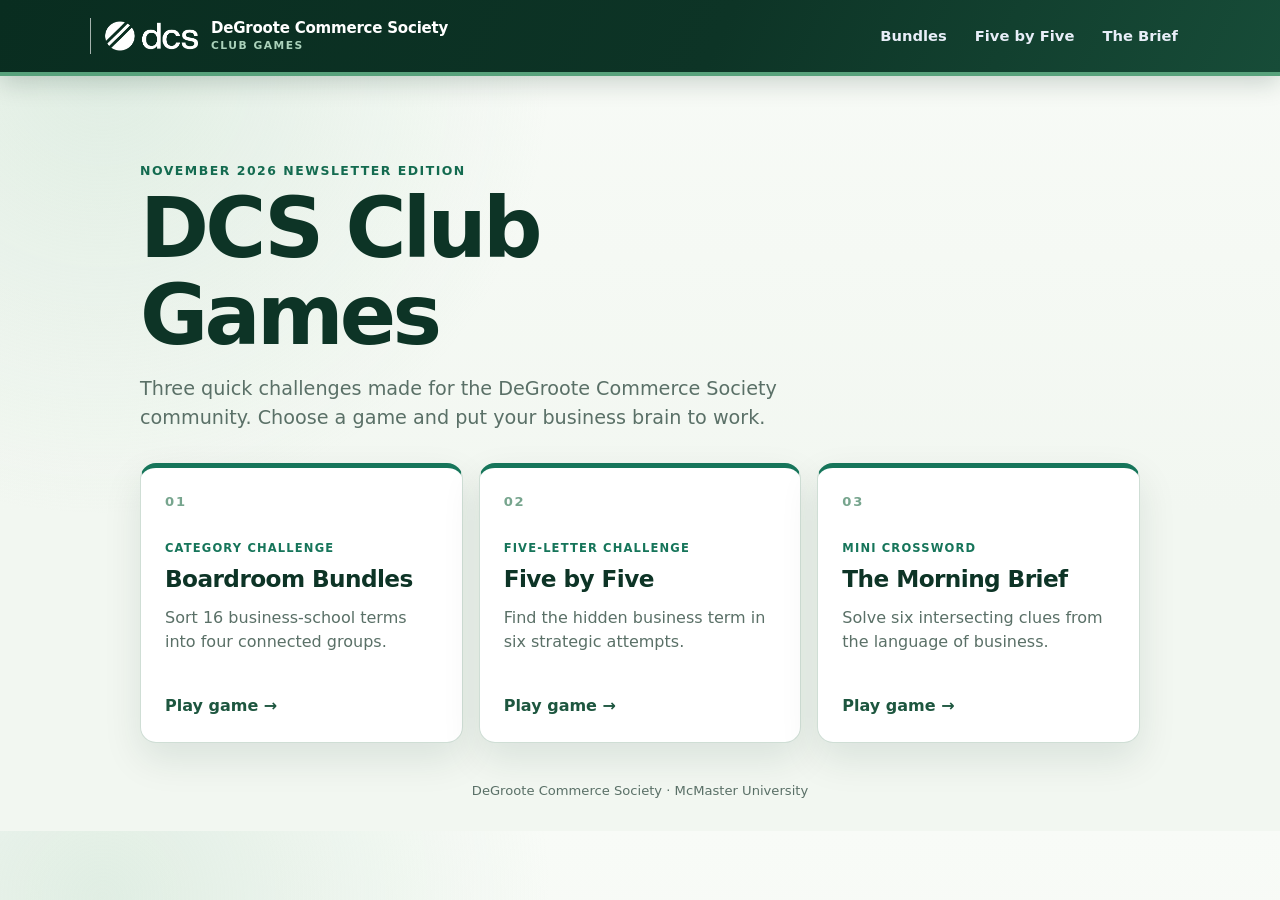
<file: index.html>
<!doctype html>
<html lang="en">
<head>
  <meta charset="utf-8">
  <meta name="viewport" content="width=device-width, initial-scale=1">
  <meta name="description" content="Three business-school browser games from the DeGroote Commerce Society.">
  <title>Club Games | DeGroote Commerce Society</title>
  <link rel="stylesheet" href="css/styles.css">
</head>
<body>
  <a class="skip-link" href="#games">Skip to games</a>
  <header class="site-header">
    <div class="header-inner">
      <a class="brand" href="index.html" aria-label="DeGroote Commerce Society Games home" aria-current="page">
        <img class="brand-logo" src="assets/images/dcs-logo.png" alt="" width="147" height="50">
        <span class="brand-copy"><strong>DeGroote Commerce Society</strong><small>Club Games</small></span>
      </a>
      <nav aria-label="Game navigation">
        <a href="connections.html">Bundles</a>
        <a href="word-game.html">Five by Five</a>
        <a href="crossword.html">The Brief</a>
      </nav>
    </div>
  </header>

  <main class="page-shell landing" id="games">
    <section class="landing-hero">
      <p class="eyebrow">November 2026 newsletter edition</p>
      <h1>DCS Club Games</h1>
      <p>Three quick challenges made for the DeGroote Commerce Society community. Choose a game and put your business brain to work.</p>
    </section>

    <section class="game-menu" aria-label="Choose a game">
      <a class="game-menu-card" href="connections.html">
        <span class="game-number" aria-hidden="true">01</span>
        <div>
          <p class="game-type">Category challenge</p>
          <h2>Boardroom Bundles</h2>
          <p>Sort 16 business-school terms into four connected groups.</p>
        </div>
        <span class="play-link">Play game <span aria-hidden="true">→</span></span>
      </a>

      <a class="game-menu-card" href="word-game.html">
        <span class="game-number" aria-hidden="true">02</span>
        <div>
          <p class="game-type">Five-letter challenge</p>
          <h2>Five by Five</h2>
          <p>Find the hidden business term in six strategic attempts.</p>
        </div>
        <span class="play-link">Play game <span aria-hidden="true">→</span></span>
      </a>

      <a class="game-menu-card" href="crossword.html">
        <span class="game-number" aria-hidden="true">03</span>
        <div>
          <p class="game-type">Mini crossword</p>
          <h2>The Morning Brief</h2>
          <p>Solve six intersecting clues from the language of business.</p>
        </div>
        <span class="play-link">Play game <span aria-hidden="true">→</span></span>
      </a>
    </section>
  </main>

  <footer><p>DeGroote Commerce Society · McMaster University</p></footer>
</body>
</html>
</file>
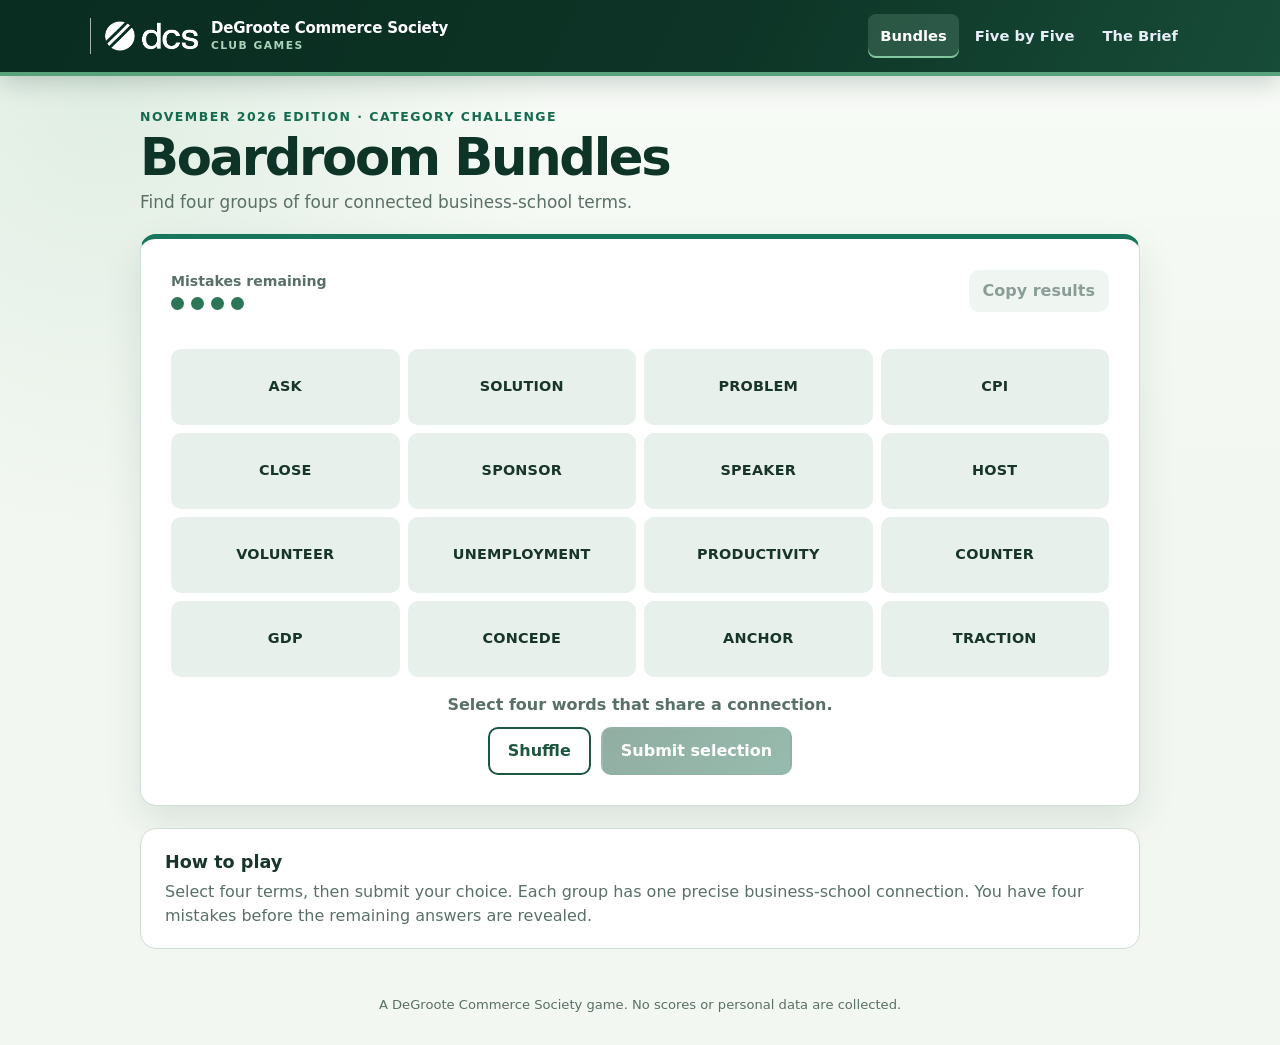
<file: connections.html>
<!doctype html>
<html lang="en">
<head>
  <meta charset="utf-8">
  <meta name="viewport" content="width=device-width, initial-scale=1">
  <meta name="description" content="Boardroom Bundles, a business-themed category matching game from the DeGroote Commerce Society.">
  <title>Boardroom Bundles | DeGroote Commerce Society</title>
  <link rel="stylesheet" href="css/styles.css">
  <script src="js/shared.js" defer></script>
  <script src="js/connections.js" defer></script>
</head>
<body>
  <a class="skip-link" href="#game">Skip to game</a>
  <header class="site-header">
    <div class="header-inner">
      <a class="brand" href="index.html" aria-label="DeGroote Commerce Society Games home">
        <img class="brand-logo" src="assets/images/dcs-logo.png" alt="" width="147" height="50">
        <span class="brand-copy"><strong>DeGroote Commerce Society</strong><small>Club Games</small></span>
      </a>
      <nav aria-label="Game navigation">
        <a href="connections.html" aria-current="page">Bundles</a>
        <a href="word-game.html">Five by Five</a>
        <a href="crossword.html">The Brief</a>
      </nav>
    </div>
  </header>

  <main class="page-shell" id="game">
    <section class="game-heading">
      <p class="eyebrow">November 2026 edition · Category challenge</p>
      <h1>Boardroom Bundles</h1>
      <p>Find four groups of four connected business-school terms.</p>
    </section>

    <section class="game-card connections-game" aria-labelledby="connections-title">
      <div class="game-toolbar">
        <div>
          <h2 id="connections-title" class="sr-only">Boardroom Bundles game</h2>
          <p class="status-label">Mistakes remaining</p>
          <div id="mistakes" class="mistake-dots" aria-label="Four mistakes remaining"></div>
        </div>
        <button id="copy-results" class="button button-quiet" type="button" disabled>Copy results</button>
      </div>

      <div id="solved-groups" class="solved-groups" aria-label="Solved categories"></div>
      <div id="word-grid" class="word-grid" aria-label="Select four related words"></div>
      <p id="game-message" class="game-message" role="status" aria-live="polite">Select four words that share a connection.</p>

      <div class="button-row">
        <button id="shuffle" class="button button-secondary" type="button">Shuffle</button>
        <button id="submit" class="button button-primary" type="button" disabled>Submit selection</button>
      </div>
    </section>

    <section class="instructions" aria-labelledby="how-to-play">
      <h2 id="how-to-play">How to play</h2>
      <p>Select four terms, then submit your choice. Each group has one precise business-school connection. You have four mistakes before the remaining answers are revealed.</p>
    </section>
  </main>

  <footer><p>A DeGroote Commerce Society game. No scores or personal data are collected.</p></footer>
</body>
</html>
</file>
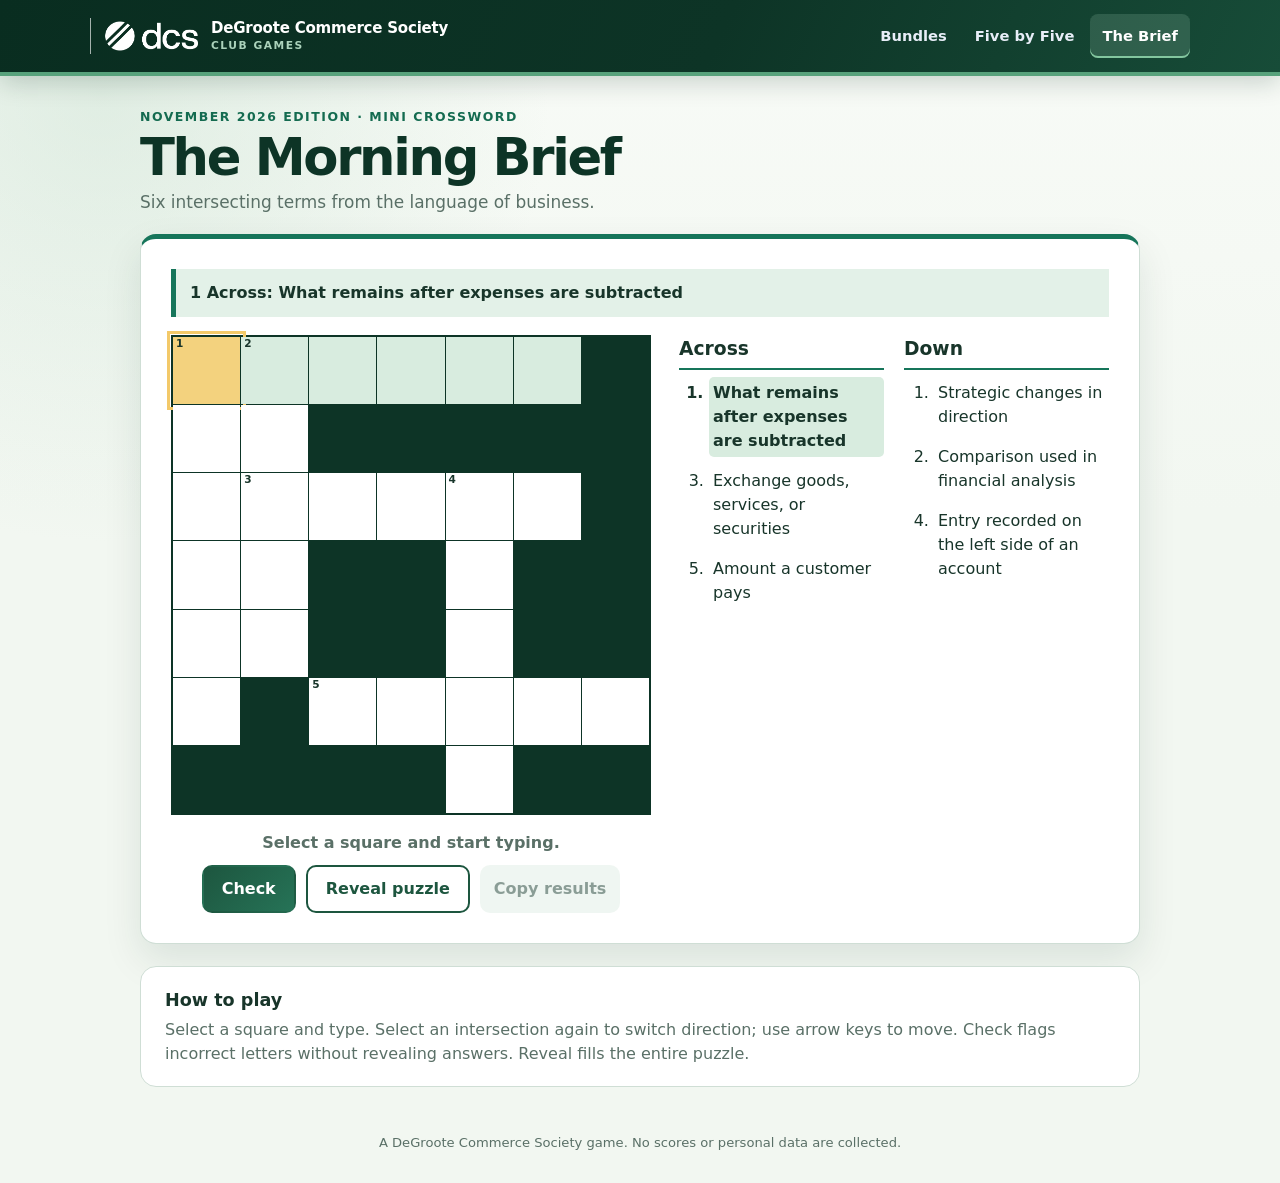
<file: crossword.html>
<!doctype html>
<html lang="en">
<head>
  <meta charset="utf-8">
  <meta name="viewport" content="width=device-width, initial-scale=1">
  <meta name="description" content="The Morning Brief, a business-school mini crossword from the DeGroote Commerce Society.">
  <title>The Morning Brief | DeGroote Commerce Society</title>
  <link rel="stylesheet" href="css/styles.css">
  <script src="js/shared.js" defer></script>
  <script src="js/crossword.js" defer></script>
</head>
<body>
  <a class="skip-link" href="#game">Skip to game</a>
  <header class="site-header">
    <div class="header-inner">
      <a class="brand" href="index.html" aria-label="DeGroote Commerce Society Games home">
        <img class="brand-logo" src="assets/images/dcs-logo.png" alt="" width="147" height="50">
        <span class="brand-copy"><strong>DeGroote Commerce Society</strong><small>Club Games</small></span>
      </a>
      <nav aria-label="Game navigation">
        <a href="connections.html">Bundles</a>
        <a href="word-game.html">Five by Five</a>
        <a href="crossword.html" aria-current="page">The Brief</a>
      </nav>
    </div>
  </header>

  <main class="page-shell" id="game">
    <section class="game-heading">
      <p class="eyebrow">November 2026 edition · Mini crossword</p>
      <h1>The Morning Brief</h1>
      <p>Six intersecting terms from the language of business.</p>
    </section>

    <section class="game-card crossword-game" aria-labelledby="crossword-title">
      <h2 id="crossword-title" class="sr-only">The Morning Brief crossword</h2>
      <div id="active-clue" class="active-clue" aria-live="polite">Select a square to begin.</div>
      <div class="crossword-layout">
        <div>
          <div id="crossword-grid" class="crossword-grid" role="grid" aria-label="Seven by seven crossword"></div>
          <p id="game-message" class="game-message" role="status" aria-live="polite">Select a square and start typing.</p>
          <div class="button-row">
            <button id="check" class="button button-primary" type="button">Check</button>
            <button id="reveal" class="button button-secondary" type="button">Reveal puzzle</button>
            <button id="copy-results" class="button button-quiet" type="button" disabled>Copy results</button>
          </div>
        </div>
        <div class="clue-panel">
          <section aria-labelledby="across-heading">
            <h3 id="across-heading">Across</h3>
            <ol id="across-clues" class="clue-list"></ol>
          </section>
          <section aria-labelledby="down-heading">
            <h3 id="down-heading">Down</h3>
            <ol id="down-clues" class="clue-list"></ol>
          </section>
        </div>
      </div>
    </section>

    <section class="instructions" aria-labelledby="how-to-play">
      <h2 id="how-to-play">How to play</h2>
      <p>Select a square and type. Select an intersection again to switch direction; use arrow keys to move. Check flags incorrect letters without revealing answers. Reveal fills the entire puzzle.</p>
    </section>
  </main>

  <footer><p>A DeGroote Commerce Society game. No scores or personal data are collected.</p></footer>
</body>
</html>
</file>
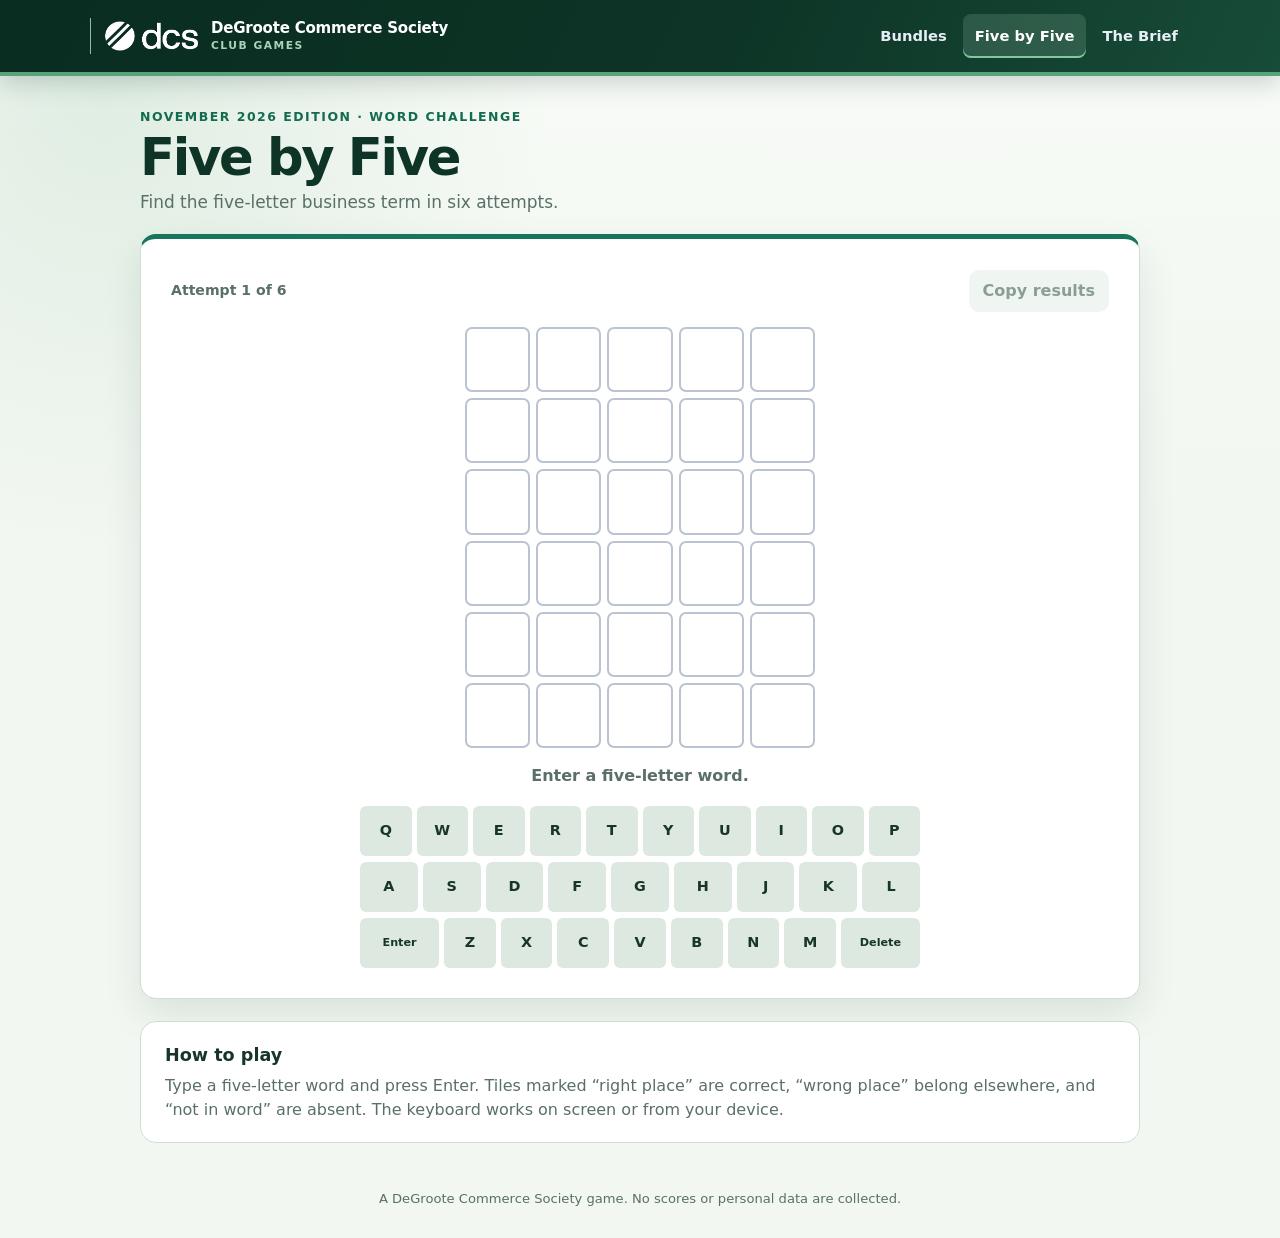
<file: word-game.html>
<!doctype html>
<html lang="en">
<head>
  <meta charset="utf-8">
  <meta name="viewport" content="width=device-width, initial-scale=1">
  <meta name="description" content="Five by Five, a business-themed five-letter guessing game from the DeGroote Commerce Society.">
  <title>Five by Five | DeGroote Commerce Society</title>
  <link rel="stylesheet" href="css/styles.css">
  <script src="js/shared.js" defer></script>
  <script src="js/word-game.js" defer></script>
</head>
<body>
  <a class="skip-link" href="#game">Skip to game</a>
  <header class="site-header">
    <div class="header-inner">
      <a class="brand" href="index.html" aria-label="DeGroote Commerce Society Games home">
        <img class="brand-logo" src="assets/images/dcs-logo.png" alt="" width="147" height="50">
        <span class="brand-copy"><strong>DeGroote Commerce Society</strong><small>Club Games</small></span>
      </a>
      <nav aria-label="Game navigation">
        <a href="connections.html">Bundles</a>
        <a href="word-game.html" aria-current="page">Five by Five</a>
        <a href="crossword.html">The Brief</a>
      </nav>
    </div>
  </header>

  <main class="page-shell" id="game">
    <section class="game-heading">
      <p class="eyebrow">November 2026 edition · Word challenge</p>
      <h1>Five by Five</h1>
      <p>Find the five-letter business term in six attempts.</p>
    </section>

    <section class="game-card word-game" aria-labelledby="word-game-title">
      <div class="game-toolbar">
        <h2 id="word-game-title" class="sr-only">Five by Five game</h2>
        <p id="attempt-counter" class="status-label">Attempt 1 of 6</p>
        <button id="copy-results" class="button button-quiet" type="button" disabled>Copy results</button>
      </div>
      <div id="guess-grid" class="guess-grid" aria-label="Six-row guessing grid"></div>
      <p id="game-message" class="game-message" role="status" aria-live="polite">Enter a five-letter word.</p>
      <div id="keyboard" class="keyboard" aria-label="On-screen keyboard"></div>
    </section>

    <section class="instructions" aria-labelledby="how-to-play">
      <h2 id="how-to-play">How to play</h2>
      <p>Type a five-letter word and press Enter. Tiles marked “right place” are correct, “wrong place” belong elsewhere, and “not in word” are absent. The keyboard works on screen or from your device.</p>
    </section>
  </main>

  <footer><p>A DeGroote Commerce Society game. No scores or personal data are collected.</p></footer>
</body>
</html>
</file>
<file: css/styles.css>
:root {
  --ink: #18352a;
  --muted: #5a7067;
  --paper: #ffffff;
  --canvas: #f2f7f1;
  --navy: #1d563f;
  --navy-dark: #0d3426;
  --teal: #16755a;
  --gold: #d8ad4a;
  --coral: #b45745;
  --violet: #47725e;
  --line: #cfded5;
  --soft: #e7f0ea;
  --focus: #f3c969;
  --correct: #23704f;
  --present: #9a6800;
  --absent: #5b6963;
  --danger: #a83232;
  --radius: 16px;
  --shadow: 0 16px 38px rgb(13 52 38 / 10%);
}

* { box-sizing: border-box; }

html { color-scheme: light; }

body {
  margin: 0;
  min-width: 320px;
  color: var(--ink);
  background:
    radial-gradient(circle at 8% 8%, rgb(196 222 204 / 45%), transparent 28rem),
    linear-gradient(180deg, #f8fbf7 0, var(--canvas) 32rem);
  font-family: Inter, ui-sans-serif, system-ui, -apple-system, BlinkMacSystemFont, "Segoe UI", sans-serif;
  line-height: 1.5;
}

button, input { font: inherit; }

button { touch-action: manipulation; }

a { color: inherit; }

.skip-link {
  position: fixed;
  z-index: 100;
  top: 8px;
  left: 8px;
  padding: 10px 14px;
  transform: translateY(-150%);
  border-radius: 8px;
  color: white;
  background: var(--navy);
}

.skip-link:focus { transform: none; }

:focus-visible {
  outline: 3px solid var(--focus);
  outline-offset: 3px;
}

.site-header {
  color: white;
  background: linear-gradient(115deg, #092d20, var(--navy-dark) 56%, #174c38);
  border-bottom: 4px solid #58a27c;
  box-shadow: 0 6px 24px rgb(8 40 29 / 20%);
}

.header-inner {
  width: min(1100px, calc(100% - 32px));
  min-height: 72px;
  margin: auto;
  display: flex;
  align-items: center;
  justify-content: space-between;
  gap: 24px;
}

.brand {
  display: flex;
  align-items: center;
  gap: 13px;
  font-weight: 800;
  text-decoration: none;
  letter-spacing: -.02em;
}

.brand-logo {
  width: 108px;
  height: auto;
  display: block;
  filter: invert(1);
}

.brand-copy {
  display: grid;
  line-height: 1.08;
}

.brand-copy strong {
  font-size: .94rem;
  letter-spacing: -.015em;
}

.brand-copy small {
  margin-top: 4px;
  color: #abd2bb;
  font-size: .67rem;
  font-weight: 800;
  letter-spacing: .14em;
  text-transform: uppercase;
}

nav { display: flex; gap: 4px; }

nav a {
  min-height: 44px;
  padding: 10px 12px;
  border-radius: 8px;
  display: flex;
  align-items: center;
  color: #e8eef8;
  font-size: .92rem;
  font-weight: 700;
  text-decoration: none;
}

nav a:hover, nav a[aria-current="page"] { color: white; background: rgb(185 226 202 / 16%); }
nav a[aria-current="page"] { box-shadow: inset 0 -2px 0 #83c69f; }

.page-shell { width: min(1000px, calc(100% - 32px)); margin: 0 auto; }

.game-heading { padding: 32px 0 18px; }

.eyebrow {
  margin: 0 0 4px;
  color: #146b50;
  font-size: .78rem;
  font-weight: 850;
  letter-spacing: .12em;
  text-transform: uppercase;
}

h1, h2, h3, p { margin-top: 0; }

h1 { margin-bottom: 6px; font-size: clamp(2rem, 6vw, 3.2rem); line-height: 1.05; letter-spacing: -.045em; }
h1 { color: var(--navy-dark); }
.game-heading p:last-child { margin: 0; color: var(--muted); font-size: 1.06rem; }

.game-card, .instructions {
  border: 1px solid var(--line);
  border-radius: var(--radius);
  background: var(--paper);
  box-shadow: var(--shadow);
}

.game-card { padding: clamp(16px, 4vw, 30px); }
.game-card { border-top: 5px solid var(--teal); }

.instructions { margin: 22px 0 36px; padding: 20px 24px; box-shadow: none; }
.instructions h2 { margin-bottom: 5px; font-size: 1.1rem; }
.instructions p { margin: 0; color: var(--muted); }

.landing { padding-bottom: 28px; }

.landing-hero {
  max-width: 720px;
  padding: clamp(44px, 8vw, 86px) 0 30px;
}

.landing-hero h1 { font-size: clamp(2.7rem, 8vw, 5.2rem); }
.landing-hero > p:last-child { max-width: 640px; margin: 16px 0 0; color: var(--muted); font-size: clamp(1rem, 2.5vw, 1.2rem); }

.game-menu { display: grid; grid-template-columns: repeat(3, 1fr); gap: 16px; }

.game-menu-card {
  min-height: 280px;
  padding: 24px;
  border: 1px solid var(--line);
  border-top: 5px solid var(--teal);
  border-radius: var(--radius);
  display: flex;
  flex-direction: column;
  color: var(--ink);
  background: var(--paper);
  box-shadow: var(--shadow);
  text-decoration: none;
}

.game-menu-card:hover { border-top-color: var(--focus); transform: translateY(-2px); }
.game-menu-card:focus-visible { outline-offset: 5px; }
.game-number { color: #77a58e; font-size: .82rem; font-weight: 850; letter-spacing: .14em; }
.game-type { margin: 28px 0 5px; color: var(--teal); font-size: .72rem; font-weight: 850; letter-spacing: .1em; text-transform: uppercase; }
.game-menu-card h2 { margin-bottom: 9px; color: var(--navy-dark); font-size: 1.45rem; letter-spacing: -.025em; }
.game-menu-card div > p:last-child { color: var(--muted); }
.play-link { margin-top: auto; color: var(--navy); font-weight: 850; }

.game-toolbar { min-height: 44px; display: flex; align-items: center; justify-content: space-between; gap: 16px; }
.status-label { margin: 0; color: var(--muted); font-size: .88rem; font-weight: 750; }
.game-message { min-height: 24px; margin: 16px 0 10px; text-align: center; color: var(--muted); font-weight: 700; }
.game-message.is-error { color: var(--danger); }
.game-message.is-success { color: var(--correct); }

.button-row { display: flex; flex-wrap: wrap; justify-content: center; gap: 10px; }
.button {
  min-height: 46px;
  padding: 10px 18px;
  border: 2px solid transparent;
  border-radius: 10px;
  cursor: pointer;
  font-weight: 800;
}
.button-primary { color: white; background: linear-gradient(135deg, var(--navy), #267357); }
.button-primary:hover { background: var(--navy-dark); }
.button-secondary { color: var(--navy); border-color: var(--navy); background: white; }
.button-secondary:hover { background: var(--soft); }
.button-quiet { min-height: 40px; padding: 7px 12px; color: var(--navy-dark); background: #dfede4; }
.button:disabled { cursor: not-allowed; opacity: .48; }

.mistake-dots { display: flex; gap: 7px; margin-top: 5px; }
.mistake-dot { width: 13px; height: 13px; border-radius: 50%; background: #2c7657; }
.mistake-dot.used { border: 2px solid var(--line); background: transparent; }

.word-grid { display: grid; grid-template-columns: repeat(4, 1fr); gap: 8px; margin-top: 18px; }
.word-tile {
  min-width: 0;
  min-height: 76px;
  padding: 8px 5px;
  border: 2px solid transparent;
  border-radius: 10px;
  color: var(--ink);
  background: var(--soft);
  overflow-wrap: anywhere;
  cursor: pointer;
  font-size: clamp(.68rem, 2.1vw, .9rem);
  font-weight: 850;
  letter-spacing: .015em;
  line-height: 1.1;
  text-transform: uppercase;
}
.word-tile:hover { border-color: #aab5c7; }
.word-tile[aria-pressed="true"] { color: white; border-color: var(--navy-dark); background: linear-gradient(145deg, #174b37, #246b50); }
.solved-groups { display: grid; gap: 8px; margin-top: 18px; }
.solved-group { padding: 12px; border-radius: 10px; text-align: center; color: #101828; }
.solved-group h3 { margin: 0 0 2px; font-size: .98rem; }
.solved-group p { margin: 0; font-size: .8rem; font-weight: 750; text-transform: uppercase; }
.group-0 { background: #cde8d5; border-left: 6px solid #1f6849; }
.group-1 { background: #b9dfd5; border-left: 6px solid #0f6d61; }
.group-2 { background: #dce7be; border-left: 6px solid #647a24; }
.group-3 { background: #a9d0b8; border-left: 6px solid #315d40; }

.guess-grid { display: grid; gap: 6px; width: min(350px, 100%); margin: 14px auto; }
.guess-row { display: grid; grid-template-columns: repeat(5, 1fr); gap: 6px; }
.letter-tile {
  aspect-ratio: 1;
  display: grid;
  place-items: center;
  border: 2px solid #bac3d1;
  border-radius: 7px;
  font-size: clamp(1.25rem, 6vw, 1.8rem);
  font-weight: 850;
  text-transform: uppercase;
}
.letter-tile.filled { border-color: var(--navy); }
.letter-tile.correct, .key.correct { color: white; border-color: var(--correct); background: var(--correct); }
.letter-tile.present, .key.present { color: white; border-color: var(--present); background: var(--present); }
.letter-tile.absent, .key.absent { color: white; border-color: var(--absent); background: var(--absent); }
.letter-tile::after { font-size: 0; }
.letter-tile.correct::after { content: "right place"; }
.letter-tile.present::after { content: "wrong place"; }
.letter-tile.absent::after { content: "not in word"; }

.keyboard { display: grid; gap: 6px; max-width: 560px; margin: 18px auto 0; }
.keyboard-row { display: flex; justify-content: center; gap: 5px; }
.key {
  height: 50px;
  min-width: 0;
  flex: 1;
  padding: 0 3px;
  border: 0;
  border-radius: 6px;
  color: var(--ink);
  background: #dce8e0;
  cursor: pointer;
  font-size: clamp(.72rem, 2.5vw, .9rem);
  font-weight: 850;
}
.key.wide { flex: 1.6; font-size: .7rem; }

.active-clue { margin-bottom: 18px; padding: 12px 14px; border-left: 5px solid var(--teal); background: #e3f1e8; font-weight: 750; }
.crossword-layout { display: grid; grid-template-columns: minmax(300px, 480px) minmax(230px, 1fr); gap: 28px; align-items: start; }
.crossword-grid { display: grid; grid-template-columns: repeat(7, 1fr); border: 2px solid var(--navy-dark); background: var(--navy-dark); gap: 1px; }
.crossword-cell {
  position: relative;
  aspect-ratio: 1;
  min-width: 0;
  padding: 0;
  border: 0;
  border-radius: 0;
  display: grid;
  place-items: center;
  color: var(--ink);
  background: white;
  cursor: pointer;
  font-size: clamp(1rem, 5vw, 1.8rem);
  font-weight: 800;
  text-transform: uppercase;
}
.crossword-cell.block { background: var(--navy-dark); cursor: default; }
.crossword-cell.in-word { background: #d8ecdf; }
.crossword-cell.active { background: #f3d27e; }
.crossword-cell.incorrect { color: var(--danger); background: #fbe2df; }
.crossword-cell.revealed { color: #4d6e55; }
.cell-number { position: absolute; top: 1px; left: 3px; font-size: clamp(.46rem, 1.5vw, .66rem); font-weight: 800; line-height: 1; }
.clue-panel { display: grid; grid-template-columns: 1fr 1fr; gap: 20px; }
.clue-panel h3 { margin-bottom: 7px; padding-bottom: 5px; border-bottom: 2px solid var(--teal); }
.clue-list { margin: 0; padding-left: 30px; }
.clue-list li { margin-bottom: 8px; padding: 4px; border-radius: 5px; cursor: pointer; }
.clue-list li.active { background: #d8ecdf; font-weight: 750; }

footer { padding: 10px 16px 30px; text-align: center; color: var(--muted); font-size: .82rem; }
footer p { margin: 0; }
.sr-only { position: absolute; width: 1px; height: 1px; padding: 0; margin: -1px; overflow: hidden; clip: rect(0, 0, 0, 0); white-space: nowrap; border: 0; }

@media (max-width: 720px) {
  .header-inner { min-height: auto; padding: 12px 0; flex-direction: column; gap: 8px; }
  nav { width: 100%; justify-content: center; }
  nav a { padding: 8px 9px; font-size: .8rem; }
  .game-heading { padding-top: 24px; }
  .crossword-layout { grid-template-columns: 1fr; }
  .clue-panel { grid-template-columns: 1fr 1fr; }
  .game-menu { grid-template-columns: 1fr; }
  .game-menu-card { min-height: 220px; }
}

@media (max-width: 440px) {
  .page-shell { width: min(100% - 20px, 1000px); }
  .brand-logo { width: 82px; }
  .brand-copy strong { font-size: .78rem; }
  .brand-copy small { font-size: .58rem; }
  .game-card { border-radius: 12px; }
  .word-grid { gap: 5px; }
  .word-tile { min-height: 64px; font-size: .62rem; }
  .clue-panel { grid-template-columns: 1fr; }
  .crossword-cell { font-size: 1.15rem; }
  .button-row .button { flex: 1 1 auto; }
}

@media (prefers-reduced-motion: reduce) {
  *, *::before, *::after { scroll-behavior: auto !important; transition: none !important; }
}
</file>
